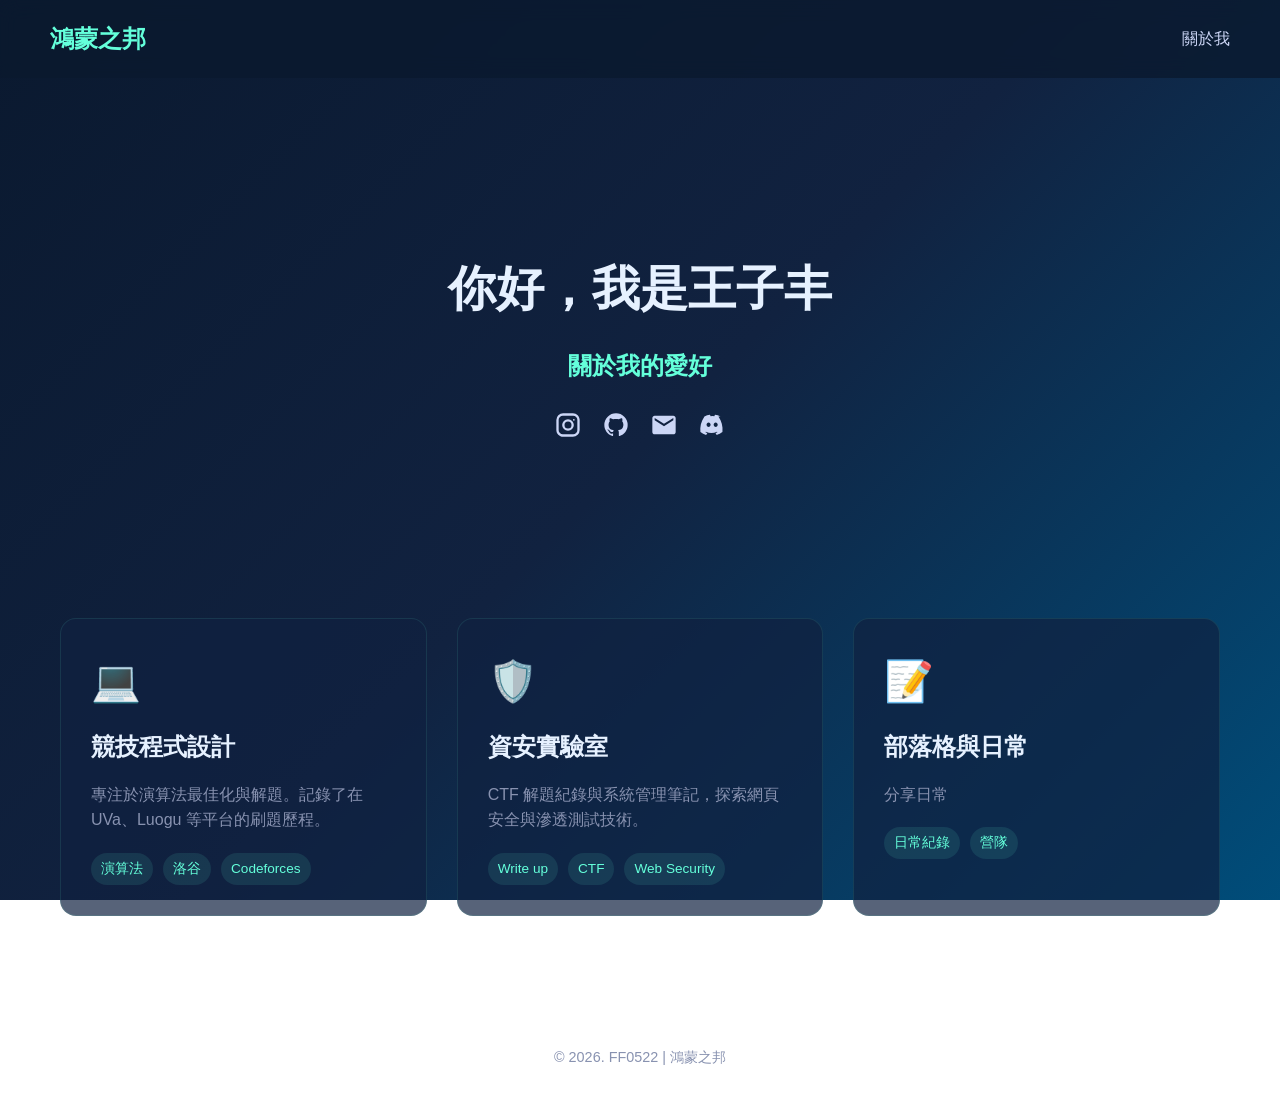
<file: index.html>
<!DOCTYPE html>
<html lang="zh-TW">
<head>
    <meta charset="UTF-8">
    <meta name="viewport" content="width=device-width, initial-scale=1.0">
    <title>鴻蒙之邦</title>
    <link href="https://fonts.googleapis.com/css2?family=Noto+Serif+TC:wght@700;900&family=Cinzel:wght@700&display=swap" rel="stylesheet">
    <link rel="stylesheet" href="style.css">
</head>
<body>
    <nav>
        <div class="logo">鴻蒙之邦</div>

        <div class="section fade">
            <ul class="nav-links">
                <li><a href="post.html?title=關於我">關於我</a></li>
            </ul>
        </div>
        
    </nav>

    <header class="hero fade-out">
        <h1>你好，我是王子丰</h1>
        <h2><span class="highlight">關於我的愛好</span></h2>
        <div class="contact-icons">
            <a href="https://www.instagram.com/sunnywang0715" target="_blank" title="Instagram: sunnywang0715">
                <svg class="icon" viewBox="0 0 24 24"><path fill="currentColor" d="M7.8 2h8.4C19.4 2 22 4.6 22 7.8v8.4a5.8 5.8 0 0 1-5.8 5.8H7.8C4.6 22 2 19.4 2 16.2V7.8A5.8 5.8 0 0 1 7.8 2m-.2 2A3.6 3.6 0 0 0 4 7.6v8.8A3.6 3.6 0 0 0 7.6 20h8.8a3.6 3.6 0 0 0 3.6-3.6V7.6A3.6 3.6 0 0 0 16.4 4H7.6M12 7a5 5 0 1 1 0 10 5 5 0 0 1 0-10m0 2a3 3 0 1 0 0 6 3 3 0 0 0 0-6m5-2.25a.75.75 0 1 1 0 1.5.75.75 0 0 1 0-1.5z"/></svg>
            </a>

            <a href="https://github.com/ff0522" target="_blank" title="GitHub">
                <svg class="icon" viewBox="0 0 24 24"><path fill="currentColor" d="M12 2A10 10 0 0 0 2 12c0 4.42 2.87 8.17 6.84 9.5.5.08.66-.23.66-.5v-1.69c-2.77.6-3.36-1.34-3.36-1.34-.46-1.16-1.11-1.47-1.11-1.47-.91-.62.07-.6.07-.6 1 .07 1.53 1.03 1.53 1.03.87 1.52 2.34 1.07 2.91.83.09-.65.35-1.09.63-1.34-2.22-.25-4.55-1.11-4.55-4.92 0-1.11.38-2 1.03-2.71-.1-.25-.45-1.29.1-2.64 0 0 .84-.27 2.75 1.02.79-.22 1.63-.33 2.47-.33.83 0 1.68.11 2.47.33 1.91-1.29 2.75-1.02 2.75-1.02.55 1.35.2 2.39.1 2.64.65.71 1.03 1.6 1.03 2.71 0 3.82-2.34 4.66-4.57 4.91.36.31.69.92.69 1.85V21c0 .27.16.59.67.5C19.14 20.16 22 16.42 22 12A10 10 0 0 0 12 2z"/></svg>
            </a>

            <a href="mailto:fengwang0715@gmail.com" title="Email">
                <svg class="icon" viewBox="0 0 24 24"><path fill="currentColor" d="M20 4H4c-1.1 0-1.99.9-1.99 2L2 18c0 1.1.9 2 2 2h16c1.1 0 2-.9 2-2V6c0-1.1-.9-2-2-2zm0 4l-8 5-8-5V6l8 5 8-5v2z"/></svg>
            </a>

            <a href="#" onclick="alert('Discord Handle: feng0522_')" title="Discord: feng0522_">
                <svg class="icon" viewBox="0 0 24 24"><path fill="currentColor" d="M19.27 4.73C17.78 4.04 16.21 3.55 14.56 3.32a.04.04 0 0 0-.04.02 11.72 11.72 0 0 0-.52 1.07 10.74 10.74 0 0 0-3.2 0 11.83 11.83 0 0 0-.52-1.07.04.04 0 0 0-.04-.02C8.59 3.55 7.02 4.04 5.53 4.73a.04.04 0 0 0-.02.01c-3.03 4.54-3.86 8.94-3.45 13.28.01.02.02.04.03.05a16.22 16.22 0 0 0 4.86 2.45c.01.01.03 0 .04-.01.37-.5.71-1.03 1.01-1.58a.04.04 0 0 0-.02-.06 10.45 10.45 0 0 1-1.55-.74.04.04 0 0 1-.01-.06c.1-.08.21-.16.31-.24.01-.01.02-.01.03-.01 3.1 1.43 6.45 1.43 9.5 0 .01 0 .02 0 .03.01.1.08.2.16.31.24.01.01.01.04-.01.06-.5.35-1.02.6-1.55.74-.02.01-.03.04-.02.06.3.55.65 1.08 1.01 1.58.01.01.03.01.04.01 1.83-.58 3.54-1.4 4.86-2.45.01-.01.02-.03.03-.05.5-5-.81-9.35-3.45-13.28-.01-.01-.01-.01-.02-.01M9.05 13.62a1.86 1.86 0 0 1-1.74-1.93c0-1.06.77-1.93 1.74-1.93 1 0 1.76.87 1.76 1.93 0 1.06-.77 1.93-1.76 1.93m6.1 0a1.86 1.86 0 0 1-1.74-1.93c0-1.06.77-1.93 1.74-1.93 1 0 1.76.87 1.76 1.93 0 1.06-.77 1.93-1.76 1.93z"/></svg>
            </a>
        </div>
    </header>

    <section id="portfolio" class="container">
        <div class="card" onclick="goToBlog('cp')">
            <div class="card-icon">💻</div>
            <h3>競技程式設計</h3>
            <p>專注於演算法最佳化與解題。記錄了在 UVa、Luogu 等平台的刷題歷程。</p>
            <ul class="tags">
                <li>演算法</li>
                <li>洛谷</li>
                <li>Codeforces</li>
            </ul>
        </div>
        
        <div class="card" onclick="goToBlog('security')">
            <div class="card-icon">🛡️</div>
            <h3>資安實驗室</h3>
            <p>CTF 解題紀錄與系統管理筆記，探索網頁安全與滲透測試技術。</p>
            <ul class="tags">
                <li>Write up</li>
                <li>CTF</li>
                <li>Web Security</li>
            </ul>
        </div>

        <div class="card" onclick="goToBlog('life')">
            <div class="card-icon">📝</div>
            <h3>部落格與日常</h3>
            <p>分享日常</p>
            <ul class="tags">
                <li>日常紀錄</li>
                <li>營隊</li>
            </ul>
        </div>
    </section>

    <footer>
        <p>&copy; 2026. FF0522  | 鴻蒙之邦</p>
    </footer>

    <script src="script.js"></script>
</body>
</html>
</file>
<file: style.css>
/* =========================================
   1. 全域設定 (Global Settings)
   ========================================= */
* {
    margin: 0;
    padding: 0;
    box-sizing: border-box;
    font-family: 'Segoe UI', Tahoma, Geneva, Verdana, sans-serif;
}

/* 逐浪百川：深海藍到青色的動態漸層背景 */
body {
    background: linear-gradient(135deg, #0A192F 0%, #112240 50%, #004d7a 100%);
    background-attachment: fixed;
    color: #CCD6F6;
    line-height: 1.6;
    min-height: 100vh;
}

/* =========================================
   2. 導覽列 (Navigation)
   ========================================= */
nav {
    display: flex;
    justify-content: space-between;
    align-items: center;
    padding: 20px 50px;
    background: rgba(10, 25, 47, 0.8);
    backdrop-filter: blur(10px);
    position: sticky;
    top: 0;
    z-index: 100;
}

.logo {
    font-size: 1.5rem;
    font-weight: bold;
    color: #64FFDA;
    text-decoration: none;
    cursor: pointer;
}

.nav-links {
    list-style: none;
    display: flex;
    gap: 30px;
}

.nav-links a {
    color: #CCD6F6;
    text-decoration: none;
    transition: color 0.3s;
}

.nav-links a:hover {
    color: #64FFDA;
}

/* =========================================
   3. 首頁視覺區 (Hero Section)
   ========================================= */
.hero {
    height: 60vh;
    display: flex;
    flex-direction: column;
    justify-content: center;
    align-items: center;
    text-align: center;
    padding: 0 20px;
}

.hero h1 {
    font-size: 3rem;
    color: #E6F1FF;
    margin-bottom: 20px;
}

.hero .highlight {
    color: #64FFDA;
}

.fade-out {
    transition: opacity 0.2s linear;
}

/* =========================================
   4. 卡片容器 (Portfolio Grid)
   ========================================= */
.container {
    max-width: 1200px;
    margin: 0 auto 100px auto;
    padding: 0 20px;
    display: grid;
    grid-template-columns: repeat(auto-fit, minmax(280px, 1fr));
    gap: 30px;
}

.card {
    background: rgba(17, 34, 64, 0.7);
    border: 1px solid rgba(100, 255, 218, 0.1);
    border-radius: 16px;
    padding: 30px;
    transition: all 0.4s cubic-bezier(0.175, 0.885, 0.32, 1.275);
    position: relative;
    overflow: hidden;
    cursor: pointer;
}

.card:hover {
    transform: translateY(-12px);
    box-shadow: 0 15px 30px rgba(0, 180, 216, 0.2);
    border-color: rgba(100, 255, 218, 0.5);
}

.card-icon {
    font-size: 2.5rem;
    margin-bottom: 15px;
}

.card h3 {
    color: #E6F1FF;
    font-size: 1.5rem;
    margin-bottom: 15px;
}

.card p {
    color: #8892B0;
    margin-bottom: 20px;
}

.tags {
    list-style: none;
    display: flex;
    flex-wrap: wrap;
    gap: 10px;
}

.tags li {
    font-size: 0.85rem;
    color: #64FFDA;
    background: rgba(100, 255, 218, 0.1);
    padding: 5px 10px;
    border-radius: 20px;
}

/* =========================================
   5. 文章頁面專用樣式 (Post & Blog List)
   ========================================= */

/* 置中的玻璃質感容器 */
.post-container {
    max-width: 850px;
    margin: 40px auto;
    padding: 40px;
    background: rgba(17, 34, 64, 0.5); /* 半透明以透出背景漸層 */
    border-radius: 16px;
    backdrop-filter: blur(12px);
    border: 1px solid rgba(100, 255, 218, 0.1);
    box-shadow: 0 20px 40px rgba(0, 0, 0, 0.4);
}

/* 標題與資訊置中 */
.post-header-center {
    text-align: center;
    margin-bottom: 30px;
}

.post-title {
    font-size: 2.5rem;
    color: #E6F1FF;
    margin-bottom: 10px;
}

.post-meta {
    color: #64FFDA;
    font-size: 0.9rem;
}

/* Markdown 內容區塊 */
#content {
    line-height: 1.8;
    color: #CCD6F6;
    max-width: 800px;
    margin: auto;
}

/* 強制 Markdown 背景透明，繼承 body 的漸層 */
.markdown-body {
    background: transparent !important;
}

/* 程式碼區塊樣式修正 */
#content pre {
    background: rgba(2, 12, 27, 0.7) !important;
    padding: 20px;
    border-radius: 10px;
    overflow-x: auto;
    border: 1px solid rgba(100, 255, 218, 0.2);
    margin: 20px 0;
}

/* 文章列表項目的樣式 (blog.html) */
.post-item {
    background: rgba(255, 255, 255, 0.05);
    border-left: 5px solid #64FFDA;
    padding: 15px 20px;
    margin: 15px 0;
    transition: 0.3s;
    cursor: pointer;
}

.post-item:hover {
    background: rgba(100, 255, 218, 0.1);
    transform: translateX(5px);
}

/* =========================================
   6. 頁腳與動畫 (Footer & Animations)
   ========================================= */
footer {
    text-align: center;
    padding: 30px;
    color: #8892B0;
    font-size: 0.9rem;
}

.fade {
  opacity: 0;
  transform: translateY(30px);
  transition: all 0.6s ease;
}

.fade.show {
  opacity: 1;
  transform: translateY(0);
}

/* =========================================
   7. 聯絡方式圖示 (Contact Icons)
   ========================================= */
.contact-icons {
    margin-top: 25px;
    display: flex;
    gap: 20px;
    justify-content: center; /* 讓圖示在首頁置中 */
}

.contact-icons a {
    color: #CCD6F6; /* 圖示預設顏色 */
    transition: all 0.3s ease;
    text-decoration: none;
}

.contact-icons a:hover {
    color: #64FFDA; /* 懸停時變青色 */
    transform: translateY(-5px); /* 懸停時稍微上浮 */
}

/* 圖示的大小設定 */
.contact-icons .icon {
    width: 28px;
    height: 28px;
}
</file>
